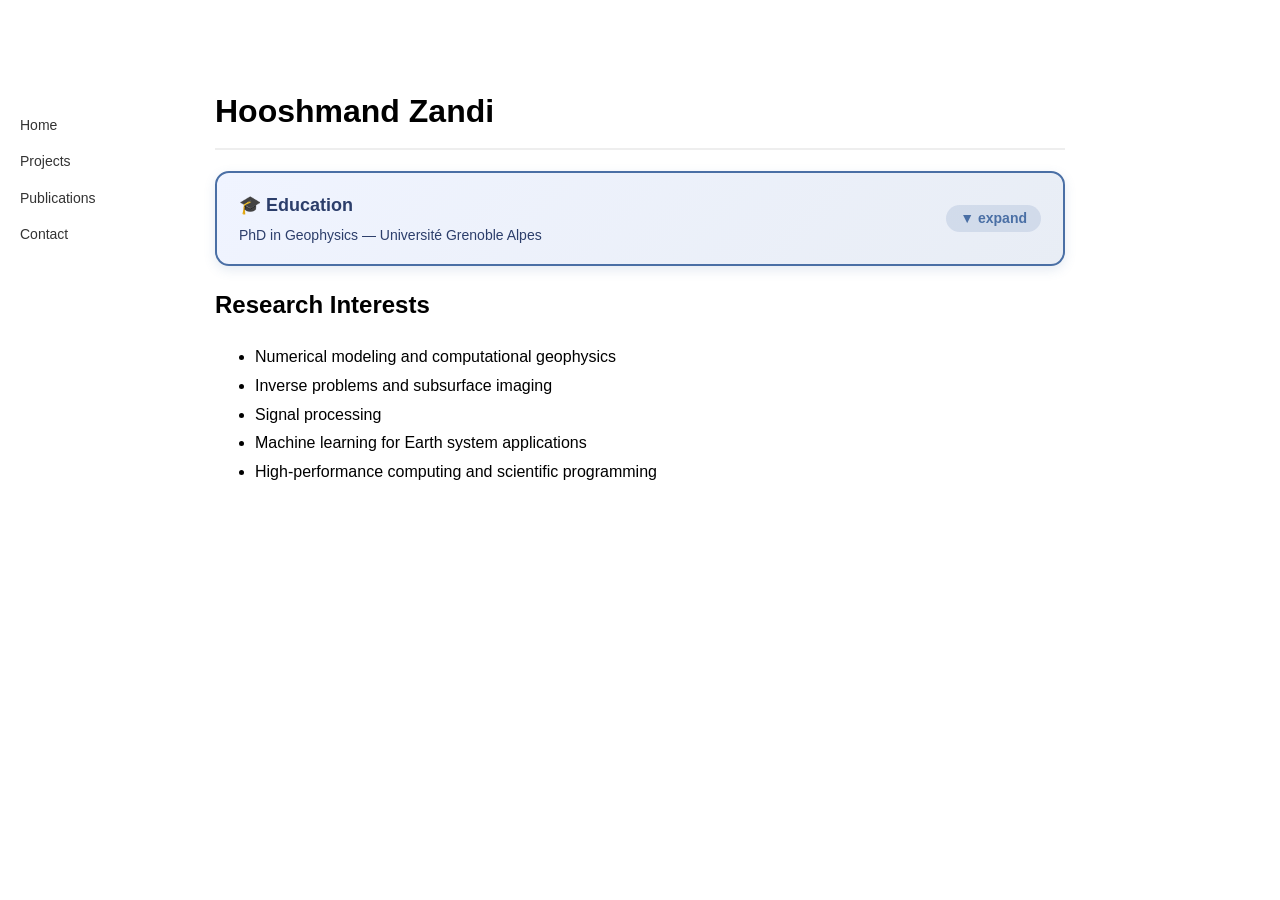
<file: index.html>
<!DOCTYPE html>
<html>
<head>

  <link rel="stylesheet" href="style.css">
  <title>Hooshmand Zandi</title>

  <style>
    body {
      font-family: Arial;
      max-width: 900px;
      margin: auto;
      padding: 40px;
      line-height: 1.6;
      background-image: url("https://upload.wikimedia.org/wikipedia/commons/3/3f/Fourier_transform_time_frequency.gif");
      background-size: cover;
      background-attachment: fixed;
      background-repeat: no-repeat;
      background-position: center;
    }

    .content {
      background: rgba(255, 255, 255, 0.92);
      padding: 25px;
      border-radius: 10px;
    }

    .sidebar {
      position: fixed;
      left: 20px;
      top: 100px;
      width: 160px;
      font-size: 14px;
    }

    .sidebar a {
      display: block;
      margin: 5px 0;
      text-decoration: none;
      color: #333;
    }

    .sidebar a:hover {
      color: #0077cc;
    }

    h1 {
      border-bottom: 2px solid #eee;
      padding-bottom: 10px;
    }

    /* --- Education expandable card (different style) --- */
    .education-card {
      background: linear-gradient(135deg, #f0f4ff 0%, #e8edf5 100%);
      border: 2px solid #4a6fa5;
      border-radius: 14px;
      padding: 18px 22px;
      margin: 18px 0 10px 0;
      box-shadow: 0 4px 12px rgba(74, 111, 165, 0.15);
      cursor: pointer;
      transition: transform 0.2s ease, box-shadow 0.2s ease;
    }

    .education-card:hover {
      transform: translateY(-2px);
      box-shadow: 0 6px 18px rgba(74, 111, 165, 0.25);
    }

    .education-card .header-row {
      display: flex;
      justify-content: space-between;
      align-items: center;
    }

    .education-card .header-row h2 {
      margin: 0;
      font-size: 18px;
      color: #2c3e6b;
      border-bottom: none;
      padding-bottom: 0;
    }

    .education-card .expand-indicator-edu {
      font-size: 14px;
      color: #4a6fa5;
      background: rgba(74, 111, 165, 0.15);
      padding: 2px 14px;
      border-radius: 20px;
      font-weight: 600;
      transition: background 0.2s;
    }

    .education-card:hover .expand-indicator-edu {
      background: rgba(74, 111, 165, 0.25);
    }

    .education-card .current-status {
      font-size: 14px;
      color: #2c3e6b;
      margin-top: 4px;
    }

    .education-details {
      max-height: 0;
      overflow: hidden;
      transition: max-height 0.5s ease, padding 0.4s ease, opacity 0.4s ease;
      opacity: 0;
      padding-top: 0;
    }

    .education-details.open {
      max-height: 900px;
      opacity: 1;
      padding-top: 14px;
    }

    .edu-item {
      display: flex;
      justify-content: space-between;
      align-items: flex-start;
      padding: 10px 12px;
      margin: 6px 0;
      background: rgba(255, 255, 255, 0.7);
      border-radius: 8px;
      border-left: 4px solid #4a6fa5;
      transition: background 0.2s;
    }

    .edu-item:hover {
      background: rgba(255, 255, 255, 0.95);
    }

    .edu-item .edu-left {
      flex: 1;
    }

    .edu-item .edu-left .degree {
      font-weight: 700;
      color: #1a2a4a;
      font-size: 15px;
    }

    .edu-item .edu-left .institution {
      font-size: 13px;
      color: #444;
      margin-top: 2px;
    }

    .edu-item .edu-left .location {
      font-size: 12px;
      color: #888;
      margin-top: 1px;
    }

    .edu-item .edu-left .details {
      font-size: 12px;
      color: #666;
      margin-top: 4px;
      font-style: italic;
    }

    .edu-item .edu-right {
      font-size: 13px;
      color: #4a6fa5;
      font-weight: 600;
      white-space: nowrap;
      margin-left: 15px;
      padding-top: 2px;
    }

    /* Research Interests */
    .interests-list {
      margin-top: 4px;
    }
    .interests-list li {
      margin-bottom: 3px;
    }

  </style>
</head>

<body>

  <div class="sidebar">
    <p><a href="index.html">Home</a></p>
    <p><a href="projects.html">Projects</a></p>
    <p><a href="publications.html">Publications</a></p>
    <p><a href="contact.html">Contact</a></p>
  </div>

  <div class="content">
    <h1>Hooshmand Zandi</h1>

    <!-- Education: Expandable Card -->
    <div class="education-card" onclick="toggleEducation(this)">
      <div class="header-row">
        <div>
          <h2>🎓 Education</h2>
          <div class="current-status">PhD in Geophysics — Université Grenoble Alpes</div>
        </div>
        <span class="expand-indicator-edu">▼ expand</span>
      </div>
      <div class="education-details">

        <div class="edu-item">
          <div class="edu-left">
            <div class="degree">PhD in Geophysics</div>
            <div class="institution">Université Grenoble Alpes</div>
            <div class="location">Grenoble, France</div>
            <div class="details">Sea ice thickness Reconstruction using icequake waveform inversion and tomography</div>
          </div>
          <div class="edu-right">2022–2025</div>
        </div>

        <div class="edu-item">
          <div class="edu-left">
            <div class="degree">Master's in Geophysics</div>
            <div class="institution">Université Grenoble Alpes</div>
            <div class="location">Grenoble, France</div>
            <div class="details"> Internship-M1: Icequake analysis for lake ice characterization . Internship-M2: Sensitivity of Guided Seismic Waves in Sea Ice to Overlying Snow Layer Thickness</div>
          </div>
          <div class="edu-right">2020–2022</div>
        </div>

        <div class="edu-item">
          <div class="edu-left">
            <div class="degree">Master's in Seismology</div>
            <div class="institution">Institute of Geophysics, University of Tehran</div>
            <div class="location">Tehran, Iran</div>
            <div class="details">Internship: 2D surface wave tomography of NW Iran from local earthquakes and ambient noise</div>
          </div>
          <div class="edu-right">2011–2014</div>
        </div>

        <div class="edu-item">
          <div class="edu-left">
            <div class="degree">Bachelor's in Geology</div>
            <div class="institution">Kharazmi University</div>
            <div class="location">Tehran, Iran</div>
            <div class="details"></div>
          </div>
          <div class="edu-right">2007–2011</div>
        </div>

      </div>
    </div>

    <h2>Research Interests</h2>
    <ul class="interests-list">
      <li>Numerical modeling and computational geophysics</li>
      <li>Inverse problems and subsurface imaging</li>
      <li>Signal processing</li>
      <li>Machine learning for Earth system applications</li>
      <li>High-performance computing and scientific programming</li>
    </ul>
  </div>

  <script>
    function toggleEducation(card) {
      const details = card.querySelector('.education-details');
      const indicator = card.querySelector('.expand-indicator-edu');

      if (details.classList.contains('open')) {
        details.classList.remove('open');
        indicator.textContent = '▼ expand';
      } else {
        details.classList.add('open');
        indicator.textContent = '▲ collapse';
      }
    }
  </script>

</body>
</html>
</file>
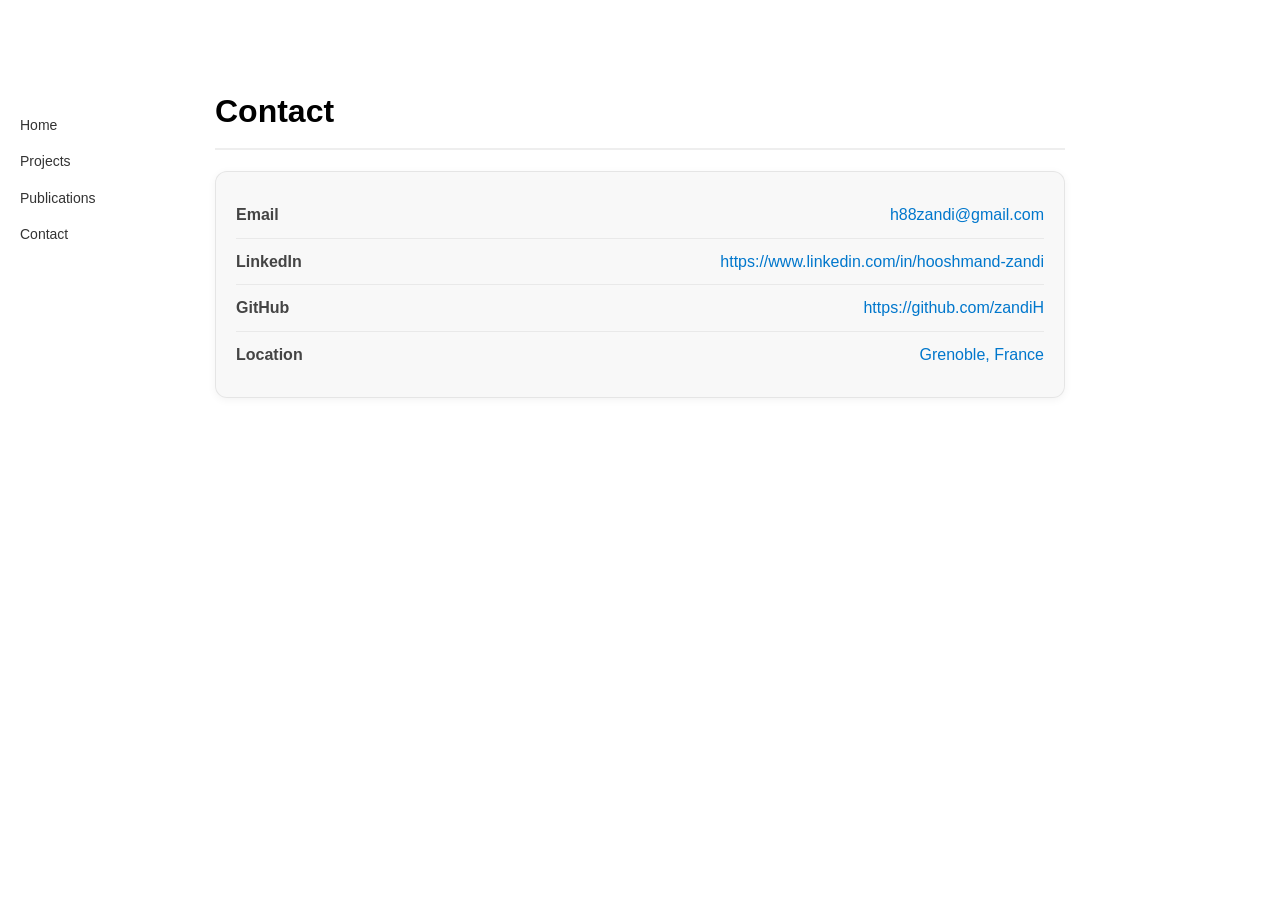
<file: contact.html>
<!DOCTYPE html>
<html>
<head>
  <link rel="stylesheet" href="style.css">
  <title>Contact - Hooshmand Zandi</title>
  <style>
    /* Same CSS as above */
    body {
      font-family: Arial;
      max-width: 900px;
      margin: auto;
      padding: 40px;
      line-height: 1.6;
      background-image: url("https://upload.wikimedia.org/wikipedia/commons/3/3f/Fourier_transform_time_frequency.gif");
      background-size: cover;
      background-attachment: fixed;
      background-repeat: no-repeat;
      background-position: center;
    }
    .content {
      background: rgba(255, 255, 255, 0.92);
      padding: 25px;
      border-radius: 10px;
    }
    h1 {
      border-bottom: 2px solid #eee;
      padding-bottom: 10px;
    }
    .sidebar {
      position: fixed;
      left: 20px;
      top: 100px;
      width: 160px;
      font-size: 14px;
    }
    .sidebar a {
      display: block;
      margin: 5px 0;
      text-decoration: none;
      color: #333;
    }
    .sidebar a:hover {
      color: #0077cc;
    }
  </style>

</head>
<body>
  <div class="sidebar">
    <p><a href="index.html">Home</a></p>
    <p><a href="projects.html">Projects</a></p>
    <p><a href="publications.html">Publications</a></p>
    <p><a href="contact.html">Contact</a></p>
  </div>

 <div class="content">
  <h1>Contact</h1>

  <div class="contact-card">

    <div class="contact-item">
      <span class="label">Email</span>
      <span class="value">h88zandi@gmail.com</span>
    </div>

    <div class="contact-item">
      <span class="label">LinkedIn</span>
      <a class="value" href="https://www.linkedin.com/in/hooshmand-zandi" target="_blank">
        https://www.linkedin.com/in/hooshmand-zandi
      </a>
    </div>

    <div class="contact-item">
      <span class="label">GitHub</span>
      <a class="value" href="https://github.com/zandiH" target="_blank">
        https://github.com/zandiH
      </a>
    </div>

    <div class="contact-item">
      <span class="label">Location</span>
      <span class="value">Grenoble, France</span>
    </div>

  </div>
</div>

</body>
</html>
</file>
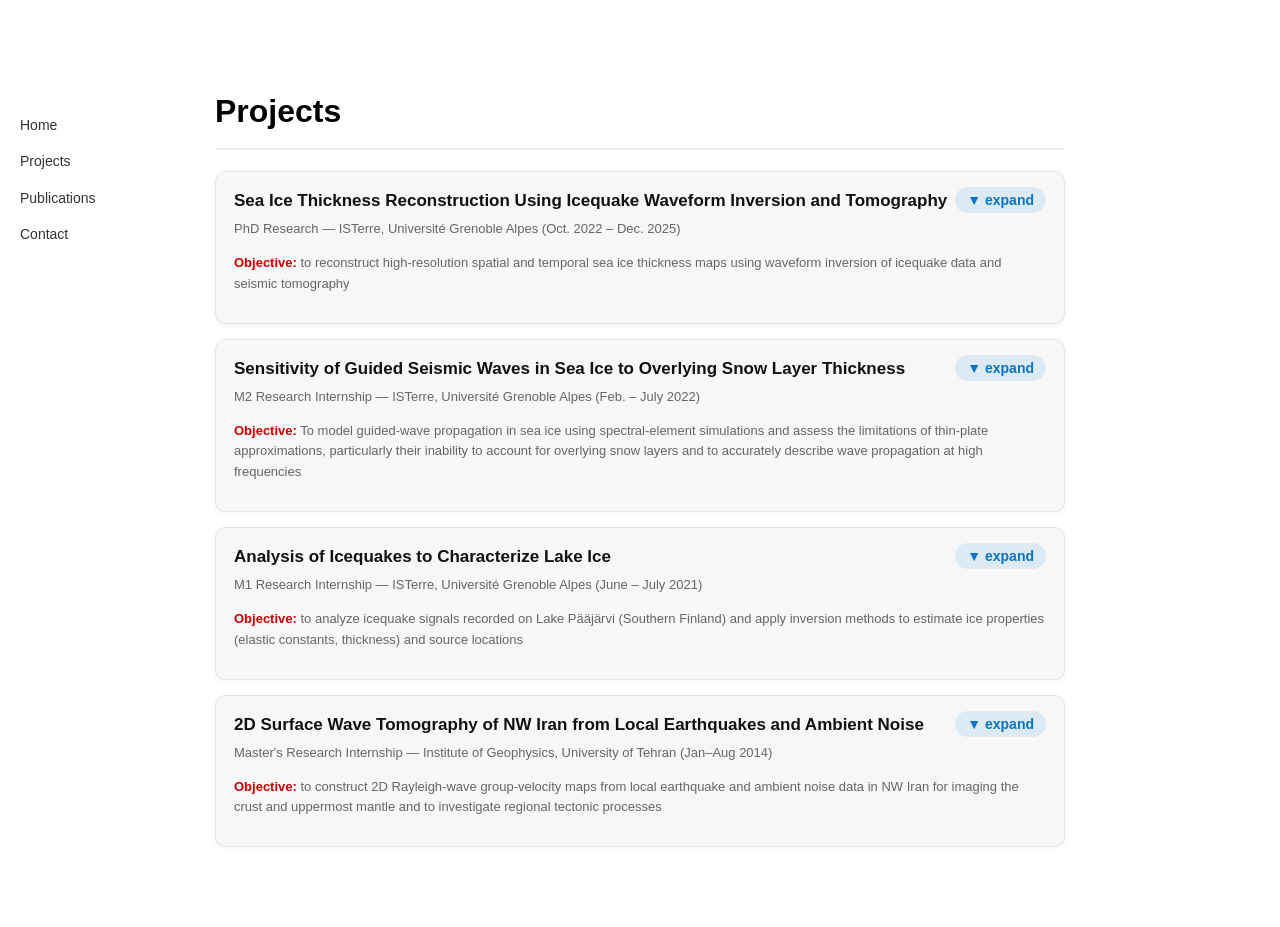
<file: projects.html>
<!DOCTYPE html>
<html>
<head>
  <link rel="stylesheet" href="style.css">
  <title>Projects - Hooshmand Zandi</title>
  <style>
    body {
      font-family: Arial;
      max-width: 900px;
      margin: auto;
      padding: 40px;
      line-height: 1.6;
      background-image: url("https://upload.wikimedia.org/wikipedia/commons/3/3f/Fourier_transform_time_frequency.gif");
      background-size: cover;
      background-attachment: fixed;
      background-repeat: no-repeat;
      background-position: center;
    }
    .content {
      background: rgba(255, 255, 255, 0.92);
      padding: 25px;
      border-radius: 10px;
    }
    h1 {
      border-bottom: 2px solid #eee;
      padding-bottom: 10px;
    }
    .project-card {
      background: rgba(245, 245, 245, 0.75);
      border: 1px solid rgba(0, 0, 0, 0.08);
      border-radius: 10px;
      padding: 15px 18px;
      margin: 15px 0;
      box-shadow: 0 2px 6px rgba(0, 0, 0, 0.04);
      transition: transform 0.2s ease;
      cursor: pointer;
    }
    .project-card:hover {
      transform: translateY(-3px);
    }
    .project-card h3 {
      margin: 0;
      font-size: 17px;
      color: #111;
    }
    .project-card .type {
      margin-top: 5px;
      font-size: 13px;
      color: #666;
    }
    .project-card .expand-indicator {
      float: right;
      font-size: 14px;
      color: #0077cc;
      background: rgba(0, 119, 204, 0.1);
      padding: 2px 12px;
      border-radius: 20px;
      font-weight: 600;
      transition: background 0.2s;
    }
    .project-card:hover .expand-indicator {
      background: rgba(0, 119, 204, 0.2);
    }
    .project-details {
      max-height: 0;
      overflow: hidden;
      transition: max-height 0.4s ease, padding 0.3s ease, opacity 0.3s ease;
      opacity: 0;
      padding-top: 0;
    }
    .project-details.open {
      max-height: 2000px;
      opacity: 1;
      padding-top: 12px;
    }
    .project-details p {
      margin: 6px 0;
      font-size: 14px;
      color: #444;
    }
    .project-details ul {
      margin: 6px 0;
      padding-left: 20px;
      font-size: 14px;
      color: #444;
    }
    .project-details .tech-tag {
      display: inline-block;
      background: #e8f0fe;
      color: #0077cc;
      padding: 2px 12px;
      border-radius: 20px;
      font-size: 12px;
      margin: 3px 4px 3px 0;
    }

    /* Two-column layout for projects */
    .project-grid {
      display: grid;
      grid-template-columns: 1fr 1fr;
      gap: 20px;
      margin-top: 8px;
    }
    .project-grid .steps {
      font-size: 13px;
      color: #333;
    }
    .project-grid .steps ol {
      padding-left: 18px;
      margin: 4px 0;
    }
    .project-grid .steps li {
      margin-bottom: 4px;
    }
    .project-grid .steps strong {
      color: #111;
    }
    .project-grid .figure-placeholder {
      background: rgba(200, 200, 200, 0.15);
      border: 2px dashed #aaa;
      border-radius: 8px;
      height: 100%;
      min-height: 180px;
      display: flex;
      flex-direction: column;
      align-items: center;
      justify-content: center;
      color: #888;
      font-size: 13px;
      text-align: center;
      padding: 10px;
    }
    .project-grid .figure-placeholder .icon {
      font-size: 40px;
      margin-bottom: 6px;
      color: #bbb;
    }
    .project-grid .figure-placeholder .caption {
      font-size: 11px;
      color: #999;
      margin-top: 4px;
    }

    /* new: two extra figures at bottom of project 2 details */
    .extra-figures {
      display: grid;
      grid-template-columns: 1fr 1fr;
      gap: 20px;
      margin-top: 24px;
      padding-top: 12px;
      border-top: 1px solid #ddd;
    }
    .extra-figures .figure-box {
      background: rgba(200, 200, 200, 0.15);
      border: 2px dashed #aaa;
      border-radius: 8px;
      padding: 12px 10px 10px 10px;
      text-align: center;
      min-height: 140px;
      display: flex;
      flex-direction: column;
      justify-content: center;
    }
    .extra-figures .figure-box .icon {
      font-size: 40px;
      color: #bbb;
      margin-bottom: 4px;
    }
    .extra-figures .figure-box img {
      width: 100%;
      border-radius: 6px;
      background: #f9f9f9;
    }
    .extra-figures .figure-box .caption {
      font-size: 11px;
      color: #555;
      margin-top: 6px;
      line-height: 1.4;
    }

    .sidebar {
      position: fixed;
      left: 20px;
      top: 100px;
      width: 160px;
      font-size: 14px;
    }
    .sidebar a {
      display: block;
      margin: 5px 0;
      text-decoration: none;
      color: #333;
    }
    .sidebar a:hover {
      color: #0077cc;
    }

    @media (max-width: 650px) {
      .project-grid {
        grid-template-columns: 1fr;
      }
      .extra-figures {
        grid-template-columns: 1fr;
      }
    }
  </style>
</head>
<body>
  <div class="sidebar">
    <p><a href="index.html">Home</a></p>
    <p><a href="projects.html">Projects</a></p>
    <p><a href="publications.html">Publications</a></p>
    <p><a href="contact.html">Contact</a></p>
  </div>

  <div class="content">
    <h1>Projects</h1>

  <!-- Project 1 - PhD -->
<div class="project-card" onclick="toggleProject(this)">
  <h3>
    Sea Ice Thickness Reconstruction Using Icequake Waveform Inversion and Tomography
    <span class="expand-indicator">▼ expand</span>
  </h3>
  <p class="type">PhD Research — ISTerre, Université Grenoble Alpes (Oct. 2022 – Dec. 2025)</p>
  <!-- objective line -->
  <p class="type" style="margin-top:2px;">
    <span style="color: #cc0000; font-weight: 600;">Objective:</span> to reconstruct high-resolution spatial and temporal sea ice thickness maps using waveform inversion of icequake data and seismic tomography
  </p>
  <div class="project-details">
    <!-- grid: left = steps, right = figures -->
    <div class="project-grid">
      <div class="steps">
        <p style="font-weight:600; margin:0 0 6px 0; color:#111;">Input Data:</p>
        <ul style="font-size:13px; color:#444; margin-top:0; padding-left:18px;">
          <li><strong>Controlled-source data (Canada):</strong> Baie du Ha! Ha!, St. Lawrence Estuary — 16 geophones (3C) + 33 hammer-shot sources along a ~60m-radius circle (Feb 2025), installed at the boundary of two ice blocks: 45±5 cm (right) and 65±5 cm (left) thickness</li>
          <li><strong>Passive-source data (Svalbard):</strong> Van Mijen Fjord, Norway — 247 geophones (1C/3C): 231 in a ~50 m × 50 m square array, plus four 4-station linear arrays ~125 m from the center on each side (Feb–Mar 2019)</li>
        </ul>

        <p style="font-weight:600; margin:12px 0 6px 0; color:#111;">Workflow:</p>

<p style="font-size:13px; color:#444; margin:4px 0 8px 0;">
  <strong>1. SEM database construction</strong><br>
  Pre-computing waveforms using the Spectral Element Method (SEM) for a range of source-receiver distances and ice thicknesses to build a synthetic database, accelerating inversion without costly on-the-fly simulations
</p>

<p style="font-size:13px; color:#444; margin:4px 0 8px 0;">
  <strong>2. Multi-step inversion (passive data)</strong><br>
  Simulated annealing (SA) is applied in two stages: first to estimate a constant ice thickness and source location, then with increased degrees of freedom to refine the solution and obtain path-wise ice thicknesses. A final grid search is then performed to estimate all path-wise thicknesses across the network using previously localized events.
</p>

<p style="font-size:11px; color:#666; margin:0 0 8px 0; padding-left:4px;">
  <strong>Note:</strong> For active-source experiments, only the grid search step is applied, as source locations are already known.
</p>


<p style="font-size:13px; color:#444; margin:4px 0 8px 0;">
  <strong>3. 2D tomographic inversion</strong><br>
  Solving the minimization problem:
</p>

<div style="background:#f5f5f5; padding:10px 14px; margin:6px 0; border-radius:4px; font-family:monospace; font-size:13px; overflow-x:auto; text-align:center;">
  ||W<sub>d</sub>(A h − h<sub>obs</sub>)||² + α²||W<sub>m</sub>(h − h<sub>prior</sub>)||² + β²||L h||²
</div>

<ul style="font-size:13px; color:#444; margin-top:4px; padding-left:20px;">
  <li><strong>h</strong>: unknown ice thickness </li>
  <li><strong>h<sub>obs</sub></strong>: observed path-averaged thickness</li>
  <li><strong>A</strong>: ray-path matrix</li>
  <li><strong>h<sub>prior</sub></strong>: prior model (e.g., previous day or drillings)</li>
  <li><strong>L</strong>: Laplacian smoothing operator</li>
  <li><strong>α, β</strong>: regularization weights</li>
</ul>

        <p style="font-weight:600; margin:12px 0 4px 0; color:#111;">Key results:</p>
        <ul style="font-size:13px; color:#444; margin-top:0; padding-left:18px;">
  <li><strong>Active source (Canada):</strong> Recovered sharp 45–65 cm thickness contrast across the array. Validated against drilling data (bias attributed to soft porous bottom layer) and DAS-based estimates (<a href="https://doi.org/10.48550/arXiv.2601.10858" target="_blank" style="color:#0077cc; text-decoration:underline;">Kuchly et al., 2026</a>)</li>
  <li><strong>Passive source (Svalbard):</strong> Daily tomography over 25 days using >5,300 icequakes. Captured 10–15 cm thickness growth over time, with thicker ice near shorelines and spatial variability. Validated against drillings and <a href="https://doi.org/10.5194/tc-16-2527-2022" target="_blank" style="color:#0077cc; text-decoration:underline;">Serripierri et al. (2022)</a></li>
</ul>

        <p style="font-weight:600; margin:12px 0 4px 0; color:#111;">Skills:</p>
        <div style="display:flex; flex-wrap:wrap; gap:4px;">
          <span class="tech-tag">Python</span>
          <span class="tech-tag">Fortran</span>
          <span class="tech-tag">Spectral Element Method</span>
          <span class="tech-tag">Waveform inversion</span>
          <span class="tech-tag">Simulated Annealing and grid search</span>
          <span class="tech-tag">Seismic Tomography</span>
          <span class="tech-tag">HPC</span>
        </div>
        <p style="font-size:12px; color:#666; margin:6px 0 0 0;">
          <strong>Supervisors:</strong> Ludovic Moreau, Ludovic Métivier, Romain Brossier<br>
        </p>
      </div>
      <!-- right column: figures -->
      <div style="display:flex; flex-direction:column; gap:20px; padding:10px 0;">
        <!-- Figure 1: Canada experiment + active results -->
        <div>
        <!-- Figure 1: Svalbard array -->
          <img src="images/int4_1.png" alt="Svalbard array" style="width:100%; border-radius:6px; background:#fafafa; border:2px dashed #aaa;">
          <p style="font-size:12px; color:#555; margin:8px 0 0 0; text-align:center; line-height:1.5;">
          <strong>Figure 1:</strong> (Above) Active-source experiment. a) Location of experiment on the St. Lawrence Estuary (Canada); red dot indicates the site. b) Aerial photograph of fast ice showing geophones (green triangles) and controlled sources (red stars) (data from <a href="https://doi.org/10.5194/egusphere-2025-3304" target="_blank" style="color:#0077cc; text-decoration:underline;">Kuchly et al., 2025</a>). (Bottom) Natural-source experiment: Van Mijen Fjord in Svalbard (Norway), showing the array of geophones for the passive experiment (for details on the array and experiment, refer to <a href="https://doi.org/10.1029/2019JC015709" target="_blank" style="color:#0077cc; text-decoration:underline;">Moreau et al., 2020a</a>).
          </p>
        </div>
        <!-- Figure 2: active data -->
        <div>
          <img src="images/int4_2.png" alt="Ray coverage March 1 and 20" style="width:100%; border-radius:6px; background:#fafafa; border:2px dashed #aaa;">
          <p style="font-size:12px; color:#555; margin:8px 0 0 0; text-align:center; line-height:1.5;">
           <strong>Figure 2:</strong> Results of the tomographic inversion of the active-source data recorded on 10 February 2025 in Canada. (Left) 2D map of the ice thickness and (right) cross-section of the tomography along the red dotted line (purple solid line), for comparison with thicknesses from <a href="https://doi.org/10.48550/arXiv.2601.10858" target="_blank" style="color:#0077cc; text-decoration:underline;">Kuchly et al. (2026)</a> by inverting Distributed Acoustic Sensing seismic data (dotted blue line) and drillings (filled circles).
           </p>
        </div>

        <!-- Figure 3: passive data -->
        <div>
          <img src="images/int4_3.png" alt="Ray coverage March 1 and 20" style="width:100%; border-radius:6px; background:#fafafa; border:2px dashed #aaa;">
          <p style="font-size:12px; color:#555; margin:8px 0 0 0; text-align:center; line-height:1.5;">
            <strong>Figure 3:</strong> Results of the tomographic inversion of the natural-source data recorded in February and March 2019 in Svalbard. (a) The mesh used for the tomography is shown on the left, while on the right we see an example of path coverage for March 1. (b) Daily tomography maps, here the results shown for March 1 and 20, providing spatial and temporal changes in ice thickness.
         </p>
        </div>


      </div>
    </div>
  </div>
</div>


     <!-- Project 2 - M2 Internship -->
<div class="project-card" onclick="toggleProject(this)">
  <h3>
    Sensitivity of Guided Seismic Waves in Sea Ice to Overlying Snow Layer Thickness
    <span class="expand-indicator">▼ expand</span>
  </h3>
  <p class="type">M2 Research Internship — ISTerre, Université Grenoble Alpes (Feb. – July 2022)</p>
  <!-- objective line, like project 3 style -->
  <p class="type" style="margin-top:2px;">
    <span style="color: #cc0000; font-weight: 600;">Objective:</span> To model guided-wave propagation in sea ice using spectral-element simulations and assess the limitations of thin-plate approximations, particularly their inability to account for overlying snow layers and to accurately describe wave propagation at high frequencies
  </p>
  <div class="project-details">
    <!-- grid: left = steps+skills, right = figures -->
    <div class="project-grid">
      <div class="steps">
        <p style="font-weight:600; margin:0 0 6px 0; color:#111;">Workflow:</p>
        <ol>
          <li><strong>Spectral element method</strong> for 2D coupled acoustic-elastic wave modeling in layered ice-water and ice-water-snow systems</li>
          <li><strong>Compare SEM and thin-plate models</strong>: first, validate the SEM simulations against analytical solutions for a simple reference case to confirm their accuracy. Then, simulate waveforms for ice and ice-snow systems using sources with different central frequencies and compare them against waveforms generated by the thin-plate (asymptotic) approximation. The comparison shows that while SEM matches the analytical solutions, the thin-plate waveforms deviate from the SEM waveforms in the presence of a snow layer, and this deviation becomes more pronounced as the source frequency increases. For example, Figure 2 illustrates this comparison for an ice-water system (no snow) with a 1 m ice layer and a 15 Hz Ricker wavelet source, clearly showing the discrepancy, particularly at high frequencies.</li>
          <li><strong>Sensitivity analysis - inversion biases</strong>: use SEM simulations as ground truth (with known ice thickness and source location) and invert for these parameters using an inversion scheme based on Simulated Annealing and MCMC, where synthetic waveforms are generated from thin-plate models. Evaluate how the estimates of ice thickness and source location are biased when a snow layer is present and at higher frequencies. Again, Figure 3 shows the results for a simple case of an ice-water system, demonstrating that both ice thickness and source distance are increasingly underestimated as the peak frequency of the source wavelet increases (tested for 5, 10, 15, and 25 Hz Ricker wavelets).</li>
        </ol>
        <p style="font-weight:600; margin:12px 0 4px 0; color:#111;">Skills:</p>
        <div style="display:flex; flex-wrap:wrap; gap:4px;">
          <span class="tech-tag">Python</span>
          <span class="tech-tag">Fortran</span>
          <span class="tech-tag">Spectral element method</span>
          <span class="tech-tag">Thin-plate modeling</span>
          <span class="tech-tag">Stochastic inversion (MCMC and SA)</span>
          <span class="tech-tag">HPC</span>
          <span class="tech-tag">Shell scripting</span>
        </div>
        <p style="font-size:12px; color:#666; margin:6px 0 0 0;">
          <strong>Supervisors:</strong> Ludovic Moreau, Ludovic Métivier, Romain Brossier
        </p>
      </div>
      <!-- right column: figures stacked vertically with proper spacing -->
      <div style="display:flex; flex-direction:column; gap:30px; padding:10px 0;">
        <!-- Figure 1 -->
        <div>
          <img src="images/int3_1.png" alt="Waveform components" style="width:100%; border-radius:6px; background:#f9f9f9; border:2px dashed #aaa;">
          <p style="font-size:12px; color:#555; margin:8px 0 0 0; text-align:center; line-height:1.5;">
            <strong>Figure 1:</strong> Wave propagation simulation in a floating ice (+ snow) layer for a source located in ice, at three different times, using an efficient fluid–solid coupled spectral-element solver
            (<a href="https://doi.org/10.1093/gji/ggab484" target="_blank" style="color:#0077cc; text-decoration:underline;">Cao et al., 2021</a>).
          </p>
        </div>
        <!-- Figure 2 -->
        <div>
          <img src="images/int3_2.png" alt="SEM vs thin-plate comparison" style="width:100%; border-radius:6px; background:#fafafa; border:2px dashed #aaa;">
          <p style="font-size:12px; color:#555; margin:8px 0 0 0; text-align:center; line-height:1.5;">
            <strong>Figure 2:</strong> Comparison of SEM and thin-plate (asymptotic) waveforms for an ice-water system (1 m ice, 15 Hz Ricker source, recorded at the distance of 300 m from the source). The thin-plate approximation deviates from the SEM solution, particularly at high frequencies.
          </p>
        </div>
        <!-- Figure 3 -->
        <div>
          <img src="images/int3_3.png" alt="Inversion bias results" style="width:100%; border-radius:6px; background:#fafafa; border:2px dashed #aaa;">
          <p style="font-size:12px; color:#555; margin:8px 0 0 0; text-align:center; line-height:1.5;">
            <strong>Figure 3:</strong> Sensitivity analysis for ice thickness and source location using thin-plate models against SEM ground truth. Both parameters are increasingly underestimated as the source peak frequency increases (5–25 Hz).
          </p>
        </div>
      </div>
    </div>
  </div>
</div>

    <!-- Project 3 - M1 Internship -->
    <div class="project-card" onclick="toggleProject(this)">
      <h3>
        Analysis of Icequakes to Characterize Lake Ice
        <span class="expand-indicator">▼ expand</span>
      </h3>
      <p class="type">M1 Research Internship — ISTerre, Université Grenoble Alpes (June – July 2021)</p>
      <p class="type" style="margin-top:2px;">
        <span style="color: #cc0000; font-weight: 600;">Objective:</span> to analyze icequake signals recorded on Lake Pääjärvi (Southern Finland) and apply inversion methods to estimate ice properties (elastic constants, thickness) and source locations
      </p>
      <div class="project-details">
        <div class="project-grid">
          <div class="steps">
            <p style="font-weight:600; margin:0 0 6px 0; color:#111;">Workflow:</p>
            <ol>
              <li><strong>Extraction</strong> of icequakes from passive seismic data</li>
              <li><strong>Estimating elastic constants</strong> from horizontal channels using array processing</li>
              <li><strong>Stochastic waveform inversion</strong> (MCMC and SA) based on minimization of the misfit between observed and synthetic data to derive a constant ice thickness (between the source and stations) and source location   (<a href="https://doi.org/10.1029/2020JC016492" target="_blank" style="color:#0077cc; text-decoration:underline;">Moreau et al., 2020b</a>)</li>
            </ol>
            <p style="font-size:12px; color:#666; margin:4px 0 0 18px;">
              <em>Synthetics: flexural waveforms generated numerically using thin-plate theory; observed data: flexural waves recorded on the vertical channel</em>
            </p>
            <p style="font-weight:600; margin:12px 0 4px 0; color:#111;">Skills:</p>
            <div style="display:flex; flex-wrap:wrap; gap:4px;">
              <span class="tech-tag">Python</span>
              <span class="tech-tag">Seismic data processing</span>
              <span class="tech-tag">Array processing</span>
              <span class="tech-tag">Stochastic inversion (MCMC and SA)</span>
              <span class="tech-tag">Thin-plate modeling</span>
            </div>
            <p style="font-size:12px; color:#666; margin:6px 0 0 0;">
              <strong>Supervisor:</strong> Ludovic Moreau
            </p>
          </div>
          <div class="figure-placeholder">
            <img src="images/int2.png" alt="Waveform components" style="width:100%; border-radius:6px; background:#f9f9f9;">
            <p style="font-size:12px; color:#666; margin:8px 0 0 0; text-align:center; line-height:1.4;">
              <strong>Figure 1:</strong> Example of icequake waveforms (b) recorded on Lake Pääjärvi, Southern Finland (a). Horizontal channels (R and T) are used for the estimation of elastic constants; vertical channel (Z) is used for stochastic inversion of ice thickness and source location. (c) Example of fit between synthetic data (blue) and observed data (dashed) for the best model parameters found (source location and ice thickness) in the inversion.
            </p>
          </div>
        </div>
      </div>
    </div>

    <!-- Project 4 - Master's Internship -->
    <div class="project-card" onclick="toggleProject(this)">
      <h3>
        2D Surface Wave Tomography of NW Iran from Local Earthquakes and Ambient Noise
        <span class="expand-indicator">▼ expand</span>
      </h3>
      <p class="type">Master's Research Internship — Institute of Geophysics, University of Tehran (Jan–Aug 2014)</p>
      <p class="type" style="margin-top:2px;">
        <span style="color: #cc0000; font-weight: 600;">Objective:</span> to construct 2D Rayleigh-wave group-velocity maps from local earthquake and ambient noise data in NW Iran for imaging the crust and uppermost mantle and to investigate regional tectonic processes
      </p>
      <div class="project-details">
        <div class="project-grid">
          <div class="steps">
            <p style="font-weight:600; margin:0 0 6px 0; color:#111;">Workflow:</p>
            <ol>
              <li><strong>Data and preprocessing:</strong> local earthquakes + noise correlation functions (vertical component: Rayleigh waves)</li>
              <li><strong>Dispersion measurement (FTAN):</strong> extraction of Rayleigh wave group velocity dispersion curves</li>
              <li><strong>Path selection:</strong> quality control of dispersion measurements based on travel time residual</li>
              <li><strong>2-D linear inversion (Ditmar &amp; Yanovskaya):</strong> to obtain Rayleigh wave group velocity maps for each period (from 2-70 s)</li>
              <li><strong>Resolution assessment and interpretation</strong></li>
            </ol>
            <p style="font-weight:600; margin:12px 0 4px 0; color:#111;">Skills:</p>
            <div style="display:flex; flex-wrap:wrap; gap:4px;">
              <span class="tech-tag">Python</span>
              <span class="tech-tag">MATLAB</span>
              <span class="tech-tag">Shell scripting</span>
              <span class="tech-tag">Generic Mapping Tools (GMT)</span>
              <span class="tech-tag">Frequency Time ANalysis (FTAN)</span>
              <span class="tech-tag">Seismic data processing</span>
              <span class="tech-tag">Ambient noise cross-correlation</span>
              <span class="tech-tag">Tomographic inversion</span>
            </div>
            <p style="font-size:12px; color:#666; margin:6px 0 0 0;">
              <strong>Supervisor:</strong> Habib Rahimi
            </p>
          </div>
          <div class="figure-placeholder">
            <img src="images/int1.png" alt="Rayleigh wave group velocity map" style="width:100%; border-radius:6px;">
            <p style="font-size:12px; color:#666; margin:8px 0 0 0; text-align:center; line-height:1.4;">
              <strong>Figure 1:</strong> (a) Example waveform record showing the raw signal and the extracted fundamental-mode signal (red). (b) FTAN images (frequency–time representations) of the raw signal (left) and the extracted fundamental-mode signal (right). (c) Ray-path coverage at a period of 10 s and the corresponding tomographic map (d).
            </p>
          </div>
        </div>
      </div>
    </div>

  </div>

  <script>
    function toggleProject(card) {
      const details = card.querySelector('.project-details');
      const indicator = card.querySelector('.expand-indicator');

      if (details.classList.contains('open')) {
        details.classList.remove('open');
        indicator.textContent = '▼ expand';
      } else {
        details.classList.add('open');
        indicator.textContent = '▲ collapse';
      }
    }
  </script>

</body>
</html>
</file>
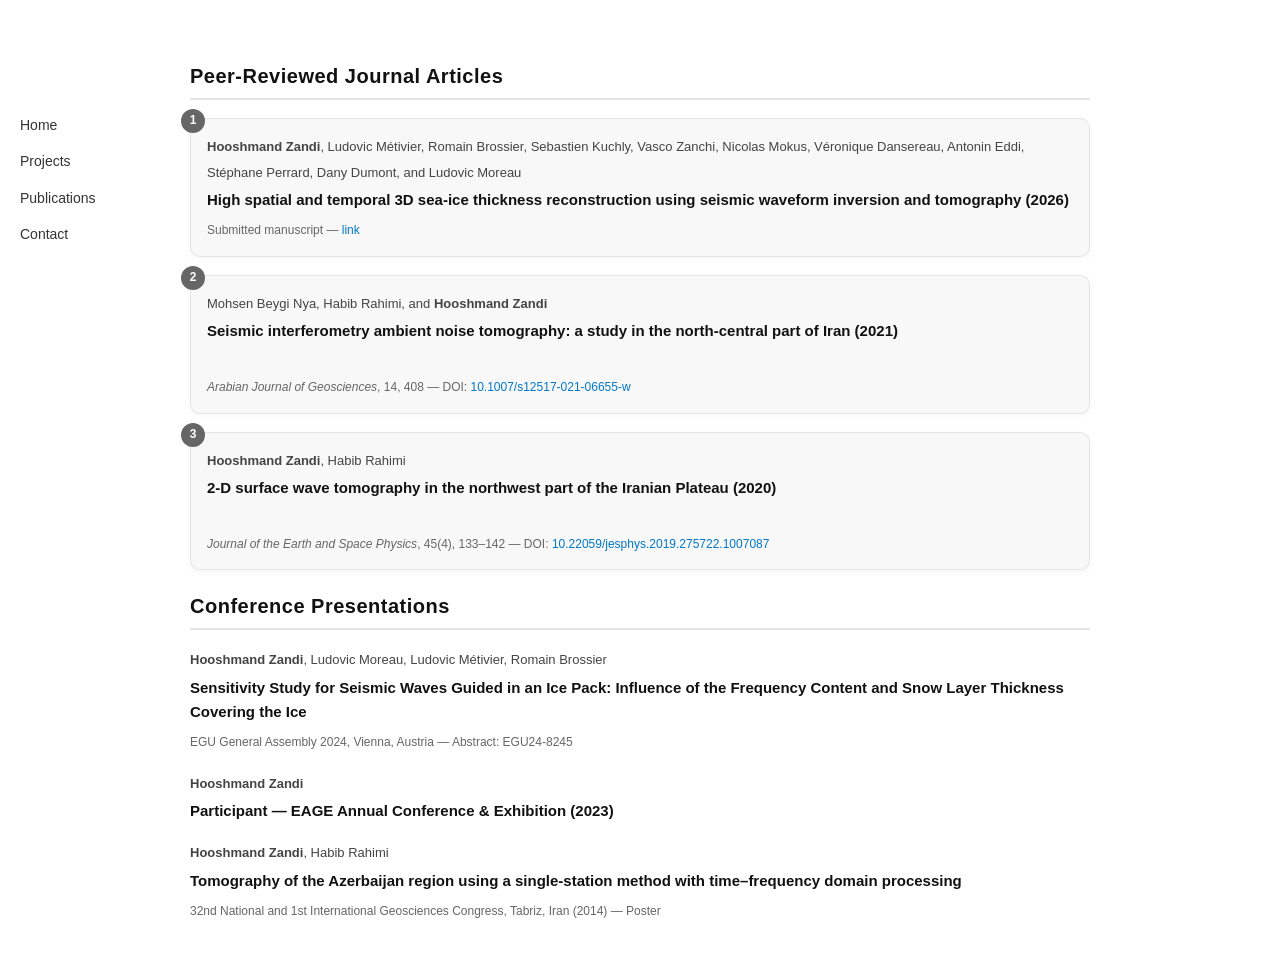
<file: publications.html>
<!DOCTYPE html>
<html>

  <link rel="stylesheet" href="style.css">
  <div class="sidebar">
    <p><a href="index.html">Home</a></p>
    <p><a href="projects.html">Projects</a></p>
    <p><a href="publications.html">Publications</a></p>
    <p><a href="contact.html">Contact</a></p>
  </div>

<div class="card paper-list">
  <h3>Peer-Reviewed Journal Articles</h3>

<p class="paper">
  <span class="authors">
    <strong class="me">Hooshmand Zandi</strong>,
    Ludovic Métivier, Romain Brossier, Sebastien Kuchly, Vasco Zanchi,
    Nicolas Mokus, Véronique Dansereau, Antonin Eddi, Stéphane Perrard,
    Dany Dumont, and Ludovic Moreau
  </span>

  <span class="title">
    High spatial and temporal 3D sea-ice thickness reconstruction using seismic waveform inversion and tomography (2026)
  </span>

  <span class="venue">
    Submitted manuscript —
    <a href="https://egusphere.copernicus.org/preprints/2026/egusphere-2026-2519/" target="_blank">
      link
    </a>
  </span>
</p>




<p class="paper">
  <span class="authors">
    Mohsen Beygi Nya, Habib Rahimi, and <strong class="me">Hooshmand Zandi</strong>
  </span>
  <br>

  <span class="title">
    Seismic interferometry ambient noise tomography: a study in the north-central part of Iran (2021)
  </span>
  <br>

  <span class="venue">
    <em>Arabian Journal of Geosciences</em>, 14, 408 —
    DOI:
    <a href="https://doi.org/10.1007/s12517-021-06655-w" target="_blank">
      10.1007/s12517-021-06655-w
    </a>
  </span>
</p>



<p class="paper">
  <span class="authors">
    <strong class="me">Hooshmand Zandi</strong>, Habib Rahimi
  </span>
  <br>

  <span class="title">
    2-D surface wave tomography in the northwest part of the Iranian Plateau (2020)
  </span>
  <br>

  <span class="venue">
    <em>Journal of the Earth and Space Physics</em>, 45(4), 133–142 —
    DOI:
    <a href="https://doi.org/10.22059/jesphys.2019.275722.1007087" target="_blank">
      10.22059/jesphys.2019.275722.1007087
    </a>
  </span>
</p>


<div class="card conference-list">
  <h3>Conference Presentations</h3>

  <p class="conf">
    <span class="authors">
      <strong class="me">Hooshmand Zandi</strong>, Ludovic Moreau, Ludovic Métivier, Romain Brossier
    </span>

    <span class="title">
      Sensitivity Study for Seismic Waves Guided in an Ice Pack: Influence of the Frequency Content and Snow Layer Thickness Covering the Ice
    </span>

    <span class="venue">
      EGU General Assembly 2024, Vienna, Austria — Abstract: EGU24-8245
    </span>
  </p>

  <p class="conf">
    <span class="authors">
      <strong class="me">Hooshmand Zandi</strong>
    </span>

    <span class="title">
      Participant — EAGE Annual Conference & Exhibition (2023)
    </span>

    <span class="venue"></span>
  </p>

  <p class="conf">
    <span class="authors">
      <strong class="me">Hooshmand Zandi</strong>, Habib Rahimi
    </span>

    <span class="title">
      Tomography of the Azerbaijan region using a single-station method with time–frequency domain processing
    </span>

    <span class="venue">
      32nd National and 1st International Geosciences Congress, Tabriz, Iran (2014) — Poster
    </span>
  </p>

</div>
</file>
<file: style.css>
body {
  font-family: Arial;
  max-width: 900px;
  margin: auto;
  padding: 40px;
  line-height: 1.6;
  background-image: url("https://upload.wikimedia.org/wikipedia/commons/3/3f/Fourier_transform_time_frequency.gif");
  background-size: cover;
  background-attachment: fixed;
  background-repeat: no-repeat;
  background-position: center;
}

/* main content box */
.content {
  background: rgba(255, 255, 255, 0.92);
  padding: 25px;
  border-radius: 10px;
}

/* sidebar */
.sidebar {
  position: fixed;
  left: 20px;
  top: 100px;
  width: 160px;
  font-size: 14px;
}

.sidebar a {
  display: block;
  margin: 5px 0;
  text-decoration: none;
  color: #333;
}

.sidebar a:hover {
  color: #0077cc;
}

/* headings */
h1 {
  border-bottom: 2px solid #eee;
  padding-bottom: 10px;
}

.card h3 {
  font-size: 20px;
  font-weight: 700;
  color: #111;
  margin-bottom: 15px;
  padding-bottom: 6px;
  border-bottom: 2px solid rgba(0, 0, 0, 0.1);
  letter-spacing: 0.5px;
}


/*-----------------------------------------------------------------------------------------*/
.paper {
  position: relative;
  margin: 18px 0;
  padding: 14px 16px;
  background: rgba(245, 245, 245, 0.65);
  border: 1px solid rgba(0, 0, 0, 0.08);
  border-radius: 10px;
  box-shadow: 0 2px 6px rgba(0, 0, 0, 0.04);
  counter-increment: paper;
}

/* numbering badge */
.paper::before {
  content: counter(paper);
  position: absolute;
  left: -10px;
  top: -10px;
  background: #666;
  color: white;
  font-size: 12px;
  font-weight: bold;
  width: 24px;
  height: 24px;
  display: flex;
  align-items: center;
  justify-content: center;
  border-radius: 50%;
}

/* text styles */
.authors {
  font-size: 13px;
  color: #444;
}

.me {
  font-weight: 700;
}

.title {
  font-size: 15px;
  font-weight: 600;
  display: block;
  margin: 4px 0;
  color: #111;
}

.venue {
  font-size: 12px;
  color: #666;
}

.venue a {
  color: #0077cc;
  text-decoration: none;
}

.venue a:hover {
  text-decoration: underline;
}
/*-----------------------------------------------------------------------------------------*/
.contact-card {
  margin-top: 20px;
  background: rgba(245, 245, 245, 0.7);
  border: 1px solid rgba(0, 0, 0, 0.08);
  border-radius: 12px;
  padding: 20px;
  box-shadow: 0 2px 8px rgba(0, 0, 0, 0.05);
}

/* each row */
.contact-item {
  display: flex;
  justify-content: space-between;
  padding: 10px 0;
  border-bottom: 1px solid rgba(0, 0, 0, 0.06);
}

.contact-item:last-child {
  border-bottom: none;
}

/* label (Email, GitHub, etc.) */
.label {
  font-weight: 600;
  color: #444;
}

/* value */
.value {
  color: #0077cc;
  text-decoration: none;
}

a.value:hover {
  text-decoration: underline;
}
/*-----------------------------------------------------------------------------------------*/
.project-card {
  background: rgba(245, 245, 245, 0.75);
  border: 1px solid rgba(0, 0, 0, 0.08);
  border-radius: 10px;
  padding: 15px 18px;
  margin: 15px 0;
  box-shadow: 0 2px 6px rgba(0, 0, 0, 0.04);
  transition: transform 0.2s ease;
}

.project-card:hover {
  transform: translateY(-3px);
}

.project-card h3 {
  margin: 0;
  font-size: 17px;
  color: #111;
}

.type {
  margin-top: 5px;
  font-size: 13px;
  color: #666;
}
/*-----------------------------------------------------------------------------------------*/
</file>
